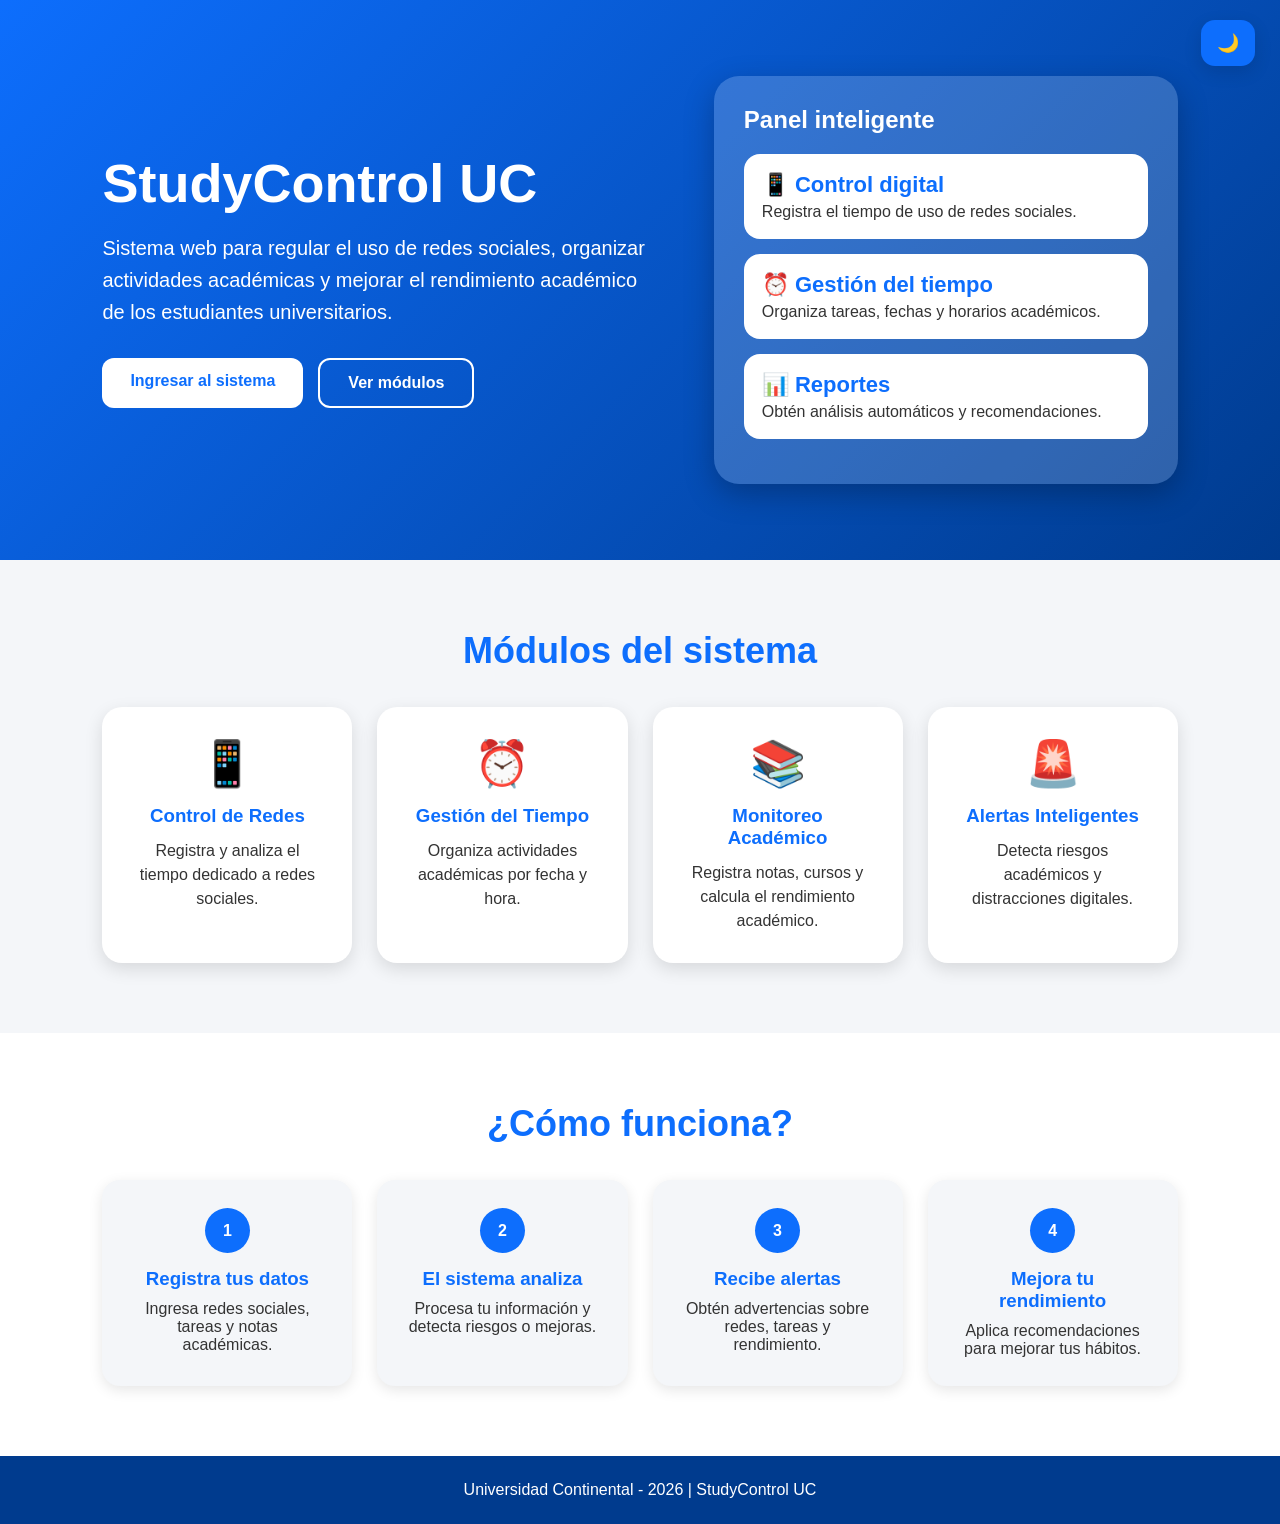
<file: index.html>
<!DOCTYPE html>
<html lang="es">
<head>
    <meta charset="UTF-8">
    <meta name="viewport" content="width=device-width, initial-scale=1.0">
    <title>StudyControl UC</title>
    <link rel="stylesheet" href="css/style.css">

    <style>
        .inicio-hero {
            min-height: 560px;
            background: linear-gradient(135deg, #0d6efd, #003b8e);
            color: white;
            display: flex;
            align-items: center;
            justify-content: center;
            padding: 70px 8%;
        }

        .inicio-contenido {
            display: grid;
            grid-template-columns: 1.2fr 1fr;
            gap: 55px;
            align-items: center;
            max-width: 1200px;
            width: 100%;
        }

        .inicio-texto h1 {
            font-size: 54px;
            margin-bottom: 18px;
            color: white;
        }

        .inicio-texto p {
            font-size: 20px;
            line-height: 1.6;
            margin-bottom: 30px;
            color: white;
        }

        .botones-inicio {
            display: flex;
            gap: 15px;
        }

        .btn-principal,
        .btn-secundario {
            padding: 14px 28px;
            border-radius: 12px;
            text-decoration: none;
            font-weight: bold;
        }

        .btn-principal {
            background: white;
            color: #0d6efd;
        }

        .btn-secundario {
            border: 2px solid white;
            color: white;
        }

        .inicio-panel {
            background: rgba(255,255,255,0.18);
            padding: 30px;
            border-radius: 25px;
            box-shadow: 0 10px 30px rgba(0,0,0,0.25);
        }

        .inicio-panel h2 {
            color: white;
            margin-bottom: 20px;
        }

        .mini-dato {
            background: white;
            color: #222;
            padding: 18px;
            border-radius: 16px;
            margin-bottom: 15px;
        }

        .mini-dato strong {
            color: #0d6efd;
            font-size: 22px;
            display: block;
            margin-bottom: 5px;
        }

        .mini-dato p {
            color: #333;
        }

        .seccion {
            padding: 70px 8%;
            background: #f4f6f9;
        }

        .seccion h2 {
            text-align: center;
            color: #0d6efd;
            font-size: 36px;
            margin-bottom: 35px;
        }

        .modulos-inicio {
            display: grid;
            grid-template-columns: repeat(4, 1fr);
            gap: 25px;
            max-width: 1200px;
            margin: auto;
        }

        .modulo-inicio {
            background: white;
            padding: 30px;
            border-radius: 20px;
            box-shadow: 0 6px 18px rgba(0,0,0,0.12);
            text-align: center;
            transition: 0.3s;
        }

        .modulo-inicio:hover {
            transform: translateY(-8px);
        }

        .modulo-inicio .icono {
            font-size: 45px;
            margin-bottom: 15px;
        }

        .modulo-inicio h3 {
            color: #0d6efd;
            margin-bottom: 12px;
        }

        .modulo-inicio p {
            color: #333;
            line-height: 1.5;
        }

        .como-funciona {
            background: white;
        }

        .pasos {
            display: grid;
            grid-template-columns: repeat(4, 1fr);
            gap: 25px;
            max-width: 1200px;
            margin: auto;
        }

        .paso {
            background: #f4f6f9;
            padding: 28px;
            border-radius: 18px;
            text-align: center;
            box-shadow: 0 4px 14px rgba(0,0,0,0.10);
        }

        .paso span {
            display: inline-block;
            background: #0d6efd;
            color: white;
            width: 45px;
            height: 45px;
            line-height: 45px;
            border-radius: 50%;
            font-weight: bold;
            margin-bottom: 15px;
        }

        .paso h3 {
            color: #0d6efd;
            margin-bottom: 10px;
        }

        .paso p {
            color: #333;
        }

        .footer-inicio {
            background: #003b8e;
            color: white;
            text-align: center;
            padding: 25px;
        }

        /* MODO OSCURO SOLO PARA INDEX */

        .modo-oscuro .inicio-hero {
            background: linear-gradient(135deg, #1d4ed8, #020617);
        }

        .modo-oscuro .inicio-texto h1,
        .modo-oscuro .inicio-texto p,
        .modo-oscuro .inicio-panel h2 {
            color: white;
        }

        .modo-oscuro .inicio-panel {
            background: rgba(30, 41, 59, 0.95);
        }

        .modo-oscuro .mini-dato {
            background: #0f172a;
            color: white;
        }

        .modo-oscuro .mini-dato strong {
            color: #60a5fa;
        }

        .modo-oscuro .mini-dato p {
            color: #e5e7eb;
        }

        .modo-oscuro .seccion {
            background: #0f172a;
        }

        .modo-oscuro .como-funciona {
            background: #111827;
        }

        .modo-oscuro .seccion h2 {
            color: #60a5fa;
        }

        .modo-oscuro .modulo-inicio,
        .modo-oscuro .paso {
            background: #1e293b;
            color: white;
        }

        .modo-oscuro .modulo-inicio h3,
        .modo-oscuro .paso h3 {
            color: #60a5fa;
        }

        .modo-oscuro .modulo-inicio p,
        .modo-oscuro .paso p {
            color: #e5e7eb;
        }

        .modo-oscuro .footer-inicio {
            background: #020617;
        }

        @media (max-width: 900px) {
            .inicio-contenido,
            .modulos-inicio,
            .pasos {
                grid-template-columns: 1fr;
            }

            .inicio-texto h1 {
                font-size: 38px;
            }

            .botones-inicio {
                flex-direction: column;
            }
        }
    </style>
</head>
<body>

<button class="btn-tema" onclick="cambiarTema()">
    🌙
</button>

<section class="inicio-hero">
    <div class="inicio-contenido">

        <div class="inicio-texto">
            <h1>StudyControl UC</h1>

            <p>
                Sistema web para regular el uso de redes sociales, organizar
                actividades académicas y mejorar el rendimiento académico de los
                estudiantes universitarios.
            </p>

            <div class="botones-inicio">
                <a href="login.html" class="btn-principal">Ingresar al sistema</a>
                <a href="#modulos" class="btn-secundario">Ver módulos</a>
            </div>
        </div>

        <div class="inicio-panel">
            <h2>Panel inteligente</h2>

            <div class="mini-dato">
                <strong>📱 Control digital</strong>
                <p>Registra el tiempo de uso de redes sociales.</p>
            </div>

            <div class="mini-dato">
                <strong>⏰ Gestión del tiempo</strong>
                <p>Organiza tareas, fechas y horarios académicos.</p>
            </div>

            <div class="mini-dato">
                <strong>📊 Reportes</strong>
                <p>Obtén análisis automáticos y recomendaciones.</p>
            </div>
        </div>

    </div>
</section>

<section class="seccion" id="modulos">
    <h2>Módulos del sistema</h2>

    <div class="modulos-inicio">

        <div class="modulo-inicio">
            <div class="icono">📱</div>
            <h3>Control de Redes</h3>
            <p>Registra y analiza el tiempo dedicado a redes sociales.</p>
        </div>

        <div class="modulo-inicio">
            <div class="icono">⏰</div>
            <h3>Gestión del Tiempo</h3>
            <p>Organiza actividades académicas por fecha y hora.</p>
        </div>

        <div class="modulo-inicio">
            <div class="icono">📚</div>
            <h3>Monitoreo Académico</h3>
            <p>Registra notas, cursos y calcula el rendimiento académico.</p>
        </div>

        <div class="modulo-inicio">
            <div class="icono">🚨</div>
            <h3>Alertas Inteligentes</h3>
            <p>Detecta riesgos académicos y distracciones digitales.</p>
        </div>

    </div>
</section>

<section class="seccion como-funciona">
    <h2>¿Cómo funciona?</h2>

    <div class="pasos">

        <div class="paso">
            <span>1</span>
            <h3>Registra tus datos</h3>
            <p>Ingresa redes sociales, tareas y notas académicas.</p>
        </div>

        <div class="paso">
            <span>2</span>
            <h3>El sistema analiza</h3>
            <p>Procesa tu información y detecta riesgos o mejoras.</p>
        </div>

        <div class="paso">
            <span>3</span>
            <h3>Recibe alertas</h3>
            <p>Obtén advertencias sobre redes, tareas y rendimiento.</p>
        </div>

        <div class="paso">
            <span>4</span>
            <h3>Mejora tu rendimiento</h3>
            <p>Aplica recomendaciones para mejorar tus hábitos.</p>
        </div>

    </div>
</section>

<footer class="footer-inicio">
    <p>Universidad Continental - 2026 | StudyControl UC</p>
</footer>

<script src="js/tema.js"></script>

</body>
</html>
</file>
<file: css/style.css>
* {
    margin: 0;
    padding: 0;
    box-sizing: border-box;
}

:root {
    --azul: #0d6efd;
    --azul-oscuro: #003b8e;
    --fondo: #f4f6f9;
    --texto: #222;
    --blanco: #ffffff;
    --sombra: 0 6px 18px rgba(0,0,0,0.12);
    --radio: 18px;
}

body {
    font-family: Arial, Helvetica, sans-serif;
    background: var(--fondo);
    color: var(--texto);
}

/* BOTÓN TEMA */

.btn-tema {
    position: fixed;
    top: 20px;
    right: 25px;
    background: var(--azul);
    color: white;
    border: none;
    padding: 12px 16px;
    border-radius: 14px;
    cursor: pointer;
    font-size: 18px;
    box-shadow: var(--sombra);
    z-index: 9999;
}

.btn-tema:hover {
    background: #084298;
}

/* INDEX */

.hero {
    background: linear-gradient(135deg, var(--azul), var(--azul-oscuro));
    color: white;
    text-align: center;
    padding: 70px 20px;
}

.hero h1 {
    font-size: 42px;
    margin-bottom: 10px;
}

.hero p {
    font-size: 18px;
    margin-bottom: 25px;
}

.btn {
    background: white;
    color: var(--azul);
    padding: 12px 25px;
    border-radius: 8px;
    text-decoration: none;
    font-weight: bold;
}

.contenedor {
    display: flex;
    gap: 25px;
    justify-content: center;
    flex-wrap: wrap;
    padding: 40px;
}

.card {
    background: white;
    width: 290px;
    padding: 25px;
    border-radius: 12px;
    box-shadow: var(--sombra);
}

.card h2 {
    color: var(--azul);
    margin-bottom: 12px;
}

footer {
    background: var(--azul);
    color: white;
    text-align: center;
    padding: 18px;
}

/* LOGIN */

.login-body {
    min-height: 100vh;
    display: flex;
    justify-content: center;
    align-items: center;
    background: linear-gradient(135deg, var(--azul), #001f54);
}

.login-box {
    background: white;
    width: 350px;
    padding: 35px;
    border-radius: 14px;
    text-align: center;
    box-shadow: 0 4px 18px rgba(0,0,0,0.25);
}

.login-box h2 {
    margin-bottom: 20px;
    color: var(--azul);
}

.login-box input {
    width: 100%;
    padding: 12px;
    margin: 8px 0;
    border: 1px solid #bbb;
    border-radius: 8px;
}

.login-box button,
.formulario button {
    width: 100%;
    padding: 12px;
    background: var(--azul);
    color: white;
    border: none;
    border-radius: 8px;
    margin-top: 10px;
    cursor: pointer;
    font-weight: bold;
}

.login-box button:hover,
.formulario button:hover {
    background: #084298;
}

/* MENÚ */

.menu {
    width: 230px;
    height: 100vh;
    background: var(--azul-oscuro);
    color: white;
    position: fixed;
    padding: 25px 15px;
    left: 0;
    top: 0;
}

.menu h2 {
    text-align: center;
    margin-bottom: 30px;
}

.menu a {
    display: block;
    color: white;
    text-decoration: none;
    padding: 13px;
    margin: 8px 0;
    border-radius: 8px;
}

.menu a:hover,
.menu a.activo,
.activo {
    background: var(--azul);
}

/* CONTENIDO */

.contenido {
    margin-left: 250px;
    padding: 35px;
}

.contenido h1 {
    color: var(--azul);
    margin-bottom: 20px;
}

/* HERO DASHBOARD */

.dashboard-hero {
    background: linear-gradient(135deg, var(--azul), var(--azul-oscuro));
    color: white;
    padding: 35px;
    border-radius: 22px;
    display: flex;
    justify-content: space-between;
    align-items: center;
    margin-bottom: 35px;
    box-shadow: 0 8px 25px rgba(13, 110, 253, 0.25);
}

.dashboard-hero h1 {
    font-size: 38px;
    margin-bottom: 12px;
    color: white;
}

.dashboard-hero p {
    max-width: 750px;
    line-height: 1.6;
    font-size: 16px;
}

.hero-badge {
    background: rgba(255,255,255,0.18);
    padding: 22px;
    border-radius: 18px;
    text-align: center;
    min-width: 170px;
}

.hero-badge span {
    font-size: 34px;
    font-weight: bold;
}

.hero-badge p {
    font-size: 14px;
    margin-top: 5px;
}

/* FORMULARIOS */

.formulario {
    background: white;
    padding: 25px;
    border-radius: 14px;
    width: 420px;
    box-shadow: var(--sombra);
    margin-bottom: 25px;
}

.formulario.moderno h2 {
    color: var(--azul);
    margin-bottom: 18px;
}

.formulario input {
    width: 100%;
    padding: 12px;
    margin-bottom: 12px;
    border: 1px solid #bbb;
    border-radius: 8px;
}

/* GRIDS */

.dashboard-grid {
    display: grid;
    grid-template-columns: repeat(4, 1fr);
    gap: 22px;
    margin-bottom: 35px;
}

.dashboard-card {
    background: white;
    padding: 28px;
    border-radius: 20px;
    text-decoration: none;
    color: #222;
    box-shadow: var(--sombra);
    transition: all 0.3s ease;
    min-height: 240px;
}

.dashboard-card:hover {
    transform: translateY(-8px);
    box-shadow: 0 12px 28px rgba(0,0,0,0.18);
}

.dashboard-card h2 {
    color: var(--azul);
    margin-bottom: 12px;
    font-size: 22px;
}

.dashboard-card p {
    line-height: 1.5;
    margin-bottom: 18px;
}

.dashboard-card span {
    color: var(--azul);
    font-weight: bold;
}

.dashboard-card.especial {
    background: linear-gradient(135deg, #ffffff, #eaf2ff);
    border: 2px solid var(--azul);
}

.icono-card {
    font-size: 42px;
    margin-bottom: 15px;
}

.modulo-grid {
    display: grid;
    grid-template-columns: 420px 1fr;
    gap: 25px;
    margin-bottom: 30px;
}

.contenedor-reportes {
    display: grid;
    grid-template-columns: repeat(4, 1fr);
    gap: 18px;
    margin-bottom: 30px;
}

.reporte-card {
    background: white;
    padding: 22px;
    border-radius: 14px;
    box-shadow: var(--sombra);
    text-align: center;
}

.reporte-card h2 {
    color: var(--azul);
    font-size: 18px;
    margin-bottom: 12px;
}

.reporte-card p {
    font-size: 28px;
    font-weight: bold;
    color: #222;
}

/* PERFIL */

.perfil-dashboard {
    display: grid;
    grid-template-columns: repeat(4, 1fr);
    gap: 20px;
    margin-bottom: 35px;
}

.perfil-mini-card {
    background: white;
    padding: 22px;
    border-radius: 18px;
    box-shadow: var(--sombra);
    text-align: center;
}

.perfil-mini-card h3 {
    color: var(--azul);
    margin-bottom: 10px;
    font-size: 18px;
}

.perfil-mini-card p {
    font-size: 17px;
    font-weight: 600;
    color: #222;
}

.perfil-resumen {
    margin-top: 35px;
}

.perfil-resumen h2 {
    color: var(--azul);
    margin-bottom: 20px;
}

.perfil-card {
    background: white;
    padding: 30px;
    border-radius: 18px;
    box-shadow: var(--sombra);
}

.perfil-card p {
    margin-bottom: 15px;
    font-size: 18px;
}

/* ANÁLISIS */

.analisis-box,
.recomendaciones-box {
    background: white;
    padding: 25px;
    border-radius: 14px;
    box-shadow: var(--sombra);
    margin-bottom: 25px;
    width: 90%;
}

.analisis-box h2,
.recomendaciones-box h2 {
    color: var(--azul);
    margin-bottom: 12px;
}

.analisis-box p {
    line-height: 1.6;
    font-size: 16px;
}

.recomendaciones-box ul {
    width: 100%;
    box-shadow: none;
    padding-left: 20px;
}

.recomendaciones-box li {
    margin-bottom: 10px;
    line-height: 1.5;
}

.info-dashboard {
    display: grid;
    grid-template-columns: 1fr 1fr;
    gap: 22px;
}

.info-box {
    background: white;
    padding: 25px;
    border-radius: 18px;
    box-shadow: var(--sombra);
}

.info-box h3 {
    color: var(--azul);
    margin-bottom: 10px;
    font-size: 22px;
}

.info-box p {
    line-height: 1.6;
}

/* TABLAS */

.tabla-registros {
    background: white;
    width: 100%;
    max-width: 900px;
    border-radius: 14px;
    box-shadow: var(--sombra);
    overflow: hidden;
    margin-top: 15px;
}

.tabla-header {
    display: grid;
    grid-template-columns: 2fr 1fr 1fr 1.5fr;
    background: var(--azul);
    color: white;
    font-weight: bold;
    padding: 15px;
}

.fila-registro {
    display: grid;
    grid-template-columns: 2fr 1fr 1fr 1.5fr;
    padding: 15px;
    border-bottom: 1px solid #ddd;
    align-items: center;
}

.fila-registro:hover {
    background: #f1f6ff;
}

.titulo-seccion {
    margin: 30px 0 15px;
    color: #111;
}

/* ESTADOS */

.estado-bueno {
    background: #d1fae5;
    color: #065f46;
    padding: 10px 18px;
    border-radius: 30px;
    font-weight: bold;
    text-align: center;
    border: none;
    cursor: pointer;
}

.estado-moderado {
    background: #dbeafe;
    color: #1d4ed8;
    padding: 10px 18px;
    border-radius: 30px;
    font-weight: bold;
    text-align: center;
}

.estado-pendiente {
    background: #fef3c7;
    color: #92400e;
    padding: 10px 18px;
    border-radius: 30px;
    font-weight: bold;
    text-align: center;
    border: none;
    cursor: pointer;
}

.estado-alerta {
    background: #fee2e2;
    color: #991b1b;
    padding: 10px 18px;
    border-radius: 30px;
    font-weight: bold;
    text-align: center;
}

.estado-pendiente:hover {
    background: #ffec99;
}

/* GRÁFICOS */

.graficos-grid {
    display: grid;
    grid-template-columns: 1fr 1fr;
    gap: 25px;
    margin-bottom: 30px;
}

.grafico-card {
    background: white;
    padding: 25px;
    border-radius: 18px;
    box-shadow: var(--sombra);
}

.grafico-card h2 {
    color: var(--azul);
    margin-bottom: 18px;
}

.grafico-card.grande {
    grid-column: span 2;
}

.grafico-card canvas {
    width: 100%;
    max-height: 320px;
}

/* ALERTAS */

.alertas-dashboard {
    background: white;
    padding: 25px;
    border-radius: 18px;
    box-shadow: var(--sombra);
    margin-bottom: 35px;
}

.alertas-dashboard h2 {
    color: var(--azul);
    margin-bottom: 18px;
}

.alerta-item {
    padding: 18px;
    border-radius: 14px;
    margin-bottom: 12px;
    border-left: 6px solid;
}

.alerta-item strong {
    display: block;
    margin-bottom: 6px;
}

.alerta-item p {
    line-height: 1.5;
}

.alerta-alta {
    background: #fee2e2;
    border-color: #dc2626;
    color: #7f1d1d;
}

.alerta-media {
    background: #fef3c7;
    border-color: #f59e0b;
    color: #78350f;
}

.alerta-baja {
    background: #d1fae5;
    border-color: #10b981;
    color: #064e3b;
}

/* LISTAS */

ul {
    background: white;
    padding: 20px;
    border-radius: 12px;
    width: 420px;
    box-shadow: var(--sombra);
}

li {
    margin: 10px 0;
}

/* TEXTOS ACADÉMICOS */

.resumen-academico {
    background: white;
    width: 420px;
    padding: 22px;
    border-radius: 14px;
    box-shadow: var(--sombra);
    margin-bottom: 25px;
}

.resumen-academico h2 {
    color: var(--azul);
    margin-bottom: 12px;
}

.resumen-academico p {
    margin: 10px 0;
}

.texto-alerta {
    color: #842029;
    font-weight: bold;
}

.texto-pendiente {
    color: #664d03;
    font-weight: bold;
}

.texto-bueno {
    color: #0f5132;
    font-weight: bold;
}

/* MODO OSCURO */

.modo-oscuro {
    background: #0f172a;
    color: #e5e7eb;
}

.modo-oscuro body,
.modo-oscuro main,
.modo-oscuro .contenido {
    background: #0f172a;
    color: #e5e7eb;
}

.modo-oscuro .menu {
    background: #020617;
}

.modo-oscuro .menu h2 {
    color: white;
}

.modo-oscuro .menu a {
    color: #cbd5e1;
}

.modo-oscuro .menu a:hover,
.modo-oscuro .menu .activo {
    background: #1d4ed8;
    color: white;
}

.modo-oscuro .perfil-mini-card,
.modo-oscuro .reporte-card,
.modo-oscuro .dashboard-card,
.modo-oscuro .alertas-dashboard,
.modo-oscuro .info-box,
.modo-oscuro .formulario,
.modo-oscuro .analisis-box,
.modo-oscuro .recomendaciones-box,
.modo-oscuro .tabla-registros,
.modo-oscuro .grafico-card,
.modo-oscuro .perfil-card,
.modo-oscuro .resumen-academico,
.modo-oscuro .card,
.modo-oscuro ul {
    background: #1e293b;
    color: #e5e7eb;
}

.modo-oscuro .dashboard-hero {
    background: linear-gradient(135deg, #1d4ed8, #020617);
}

.modo-oscuro .hero-badge {
    background: rgba(255,255,255,0.12);
    color: white;
}

.modo-oscuro h1,
.modo-oscuro h2,
.modo-oscuro h3,
.modo-oscuro h4,
.modo-oscuro h5 {
    color: #60a5fa;
}

.modo-oscuro .dashboard-hero h1,
.modo-oscuro .dashboard-hero p,
.modo-oscuro .hero-badge p {
    color: white;
}

.modo-oscuro p,
.modo-oscuro span,
.modo-oscuro td,
.modo-oscuro th,
.modo-oscuro label,
.modo-oscuro li {
    color: #e5e7eb;
}

.modo-oscuro .reporte-card p,
.modo-oscuro .perfil-mini-card p,
.modo-oscuro .card p,
.modo-oscuro .dashboard-card p,
.modo-oscuro #dashHorasRedes,
.modo-oscuro #dashTareasPendientes,
.modo-oscuro #dashPromedio,
.modo-oscuro #dashTotalAlertas,
.modo-oscuro #totalHorasRedes,
.modo-oscuro #totalRegistros,
.modo-oscuro #estadoGeneral,
.modo-oscuro #promedioGeneral,
.modo-oscuro #totalCursos,
.modo-oscuro #cursosRiesgo,
.modo-oscuro #estadoAcademico,
.modo-oscuro #totalTareas,
.modo-oscuro #totalCompletadas,
.modo-oscuro #totalPendientes,
.modo-oscuro #porcentajeProductividad,
.modo-oscuro #totalRedes,
.modo-oscuro #tareasCompletadas,
.modo-oscuro #tareasPendientes,
.modo-oscuro #promedioAcademico {
    color: white;
}

.modo-oscuro input,
.modo-oscuro select,
.modo-oscuro textarea {
    background: #0f172a;
    color: white;
    border: 1px solid #475569;
}

.modo-oscuro input::placeholder,
.modo-oscuro textarea::placeholder {
    color: #94a3b8;
}

.modo-oscuro .fila-registro {
    border-bottom: 1px solid #334155;
}

.modo-oscuro .fila-registro:hover {
    background: #334155;
}

.modo-oscuro .tabla-header {
    background: #1d4ed8;
}

.modo-oscuro .dashboard-card.especial {
    background: #1e293b;
    border: 2px solid #60a5fa;
}

.modo-oscuro footer,
.modo-oscuro .footer-inicio {
    background: #020617;
    color: white;
}

.modo-oscuro .alerta-alta {
    background: rgba(220,38,38,0.20);
    border-color: #dc2626;
    color: #fecaca;
}

.modo-oscuro .alerta-media {
    background: rgba(245,158,11,0.20);
    border-color: #f59e0b;
    color: #fde68a;
}

.modo-oscuro .alerta-baja {
    background: rgba(16,185,129,0.20);
    border-color: #10b981;
    color: #bbf7d0;
}

.modo-oscuro .alerta-item strong,
.modo-oscuro .alerta-item p {
    color: inherit;
}

/* RESPONSIVE */

@media (max-width: 1100px) {
    .dashboard-grid,
    .contenedor-reportes,
    .perfil-dashboard {
        grid-template-columns: repeat(2, 1fr);
    }

    .dashboard-hero {
        flex-direction: column;
        gap: 20px;
        text-align: center;
    }
}

@media (max-width: 900px) {
    .modulo-grid,
    .graficos-grid,
    .info-dashboard {
        grid-template-columns: 1fr;
    }

    .grafico-card.grande {
        grid-column: span 1;
    }

    .tabla-registros {
        overflow-x: auto;
    }

    .tabla-header,
    .fila-registro {
        min-width: 650px;
    }
}

@media (max-width: 700px) {
    .contenido {
        margin-left: 0;
        padding: 20px;
    }

    .menu {
        position: relative;
        width: 100%;
        height: auto;
    }

    .dashboard-grid,
    .contenedor-reportes,
    .perfil-dashboard,
    .info-dashboard {
        grid-template-columns: 1fr;
    }

    .formulario,
    .analisis-box,
    .recomendaciones-box,
    .resumen-academico {
        width: 100%;
    }

    .btn-tema {
        top: 15px;
        right: 15px;
    }
}

/* =========================
   INDEX MODO OSCURO
========================= */

.modo-oscuro .inicio-hero {
    background: linear-gradient(135deg, #1d4ed8, #020617);
}

.modo-oscuro .inicio-card,
.modo-oscuro .modulo-card,
.modo-oscuro .panel-inteligente,
.modo-oscuro .panel-item {
    background: #1e293b;
    color: white;
}

.modo-oscuro .inicio-card h2,
.modo-oscuro .modulo-card h2,
.modo-oscuro .panel-item h3,
.modo-oscuro .inicio-texto h1,
.modo-oscuro .titulo-modulos {
    color: #60a5fa;
}

.modo-oscuro .inicio-card p,
.modo-oscuro .modulo-card p,
.modo-oscuro .panel-item p,
.modo-oscuro .inicio-texto p {
    color: #e5e7eb;
}

.modo-oscuro .btn-secundario {
    border: 2px solid white;
    color: white;
}

.modo-oscuro .btn-secundario:hover {
    background: white;
    color: #0f172a;
}

.modo-oscuro .footer-inicio {
    background: #020617;
    color: white;
}

.modo-oscuro .inicio-panel,
.modo-oscuro .mini-dato,
.modo-oscuro .modulo-inicio,
.modo-oscuro .paso {
    background: #1e293b;
    color: white;
}

.modo-oscuro .mini-dato strong,
.modo-oscuro .modulo-inicio h3,
.modo-oscuro .paso h3,
.modo-oscuro .seccion h2 {
    color: #60a5fa;
}

.modo-oscuro .mini-dato p,
.modo-oscuro .modulo-inicio p,
.modo-oscuro .paso p {
    color: #e5e7eb;
}

.modo-oscuro .seccion {
    background: #0f172a;
}

.modo-oscuro .como-funciona {
    background: #111827;
}

/* Arreglo de colores para estados en modo oscuro */
.modo-oscuro .estado-bueno {
    background: #d1fae5;
    color: #065f46 !important;
}

.modo-oscuro .estado-moderado {
    background: #dbeafe;
    color: #1d4ed8 !important;
}

.modo-oscuro .estado-pendiente {
    background: #fef3c7;
    color: #92400e !important;
}

.modo-oscuro .estado-alerta {
    background: #fee2e2;
    color: #991b1b !important;
}
</file>
